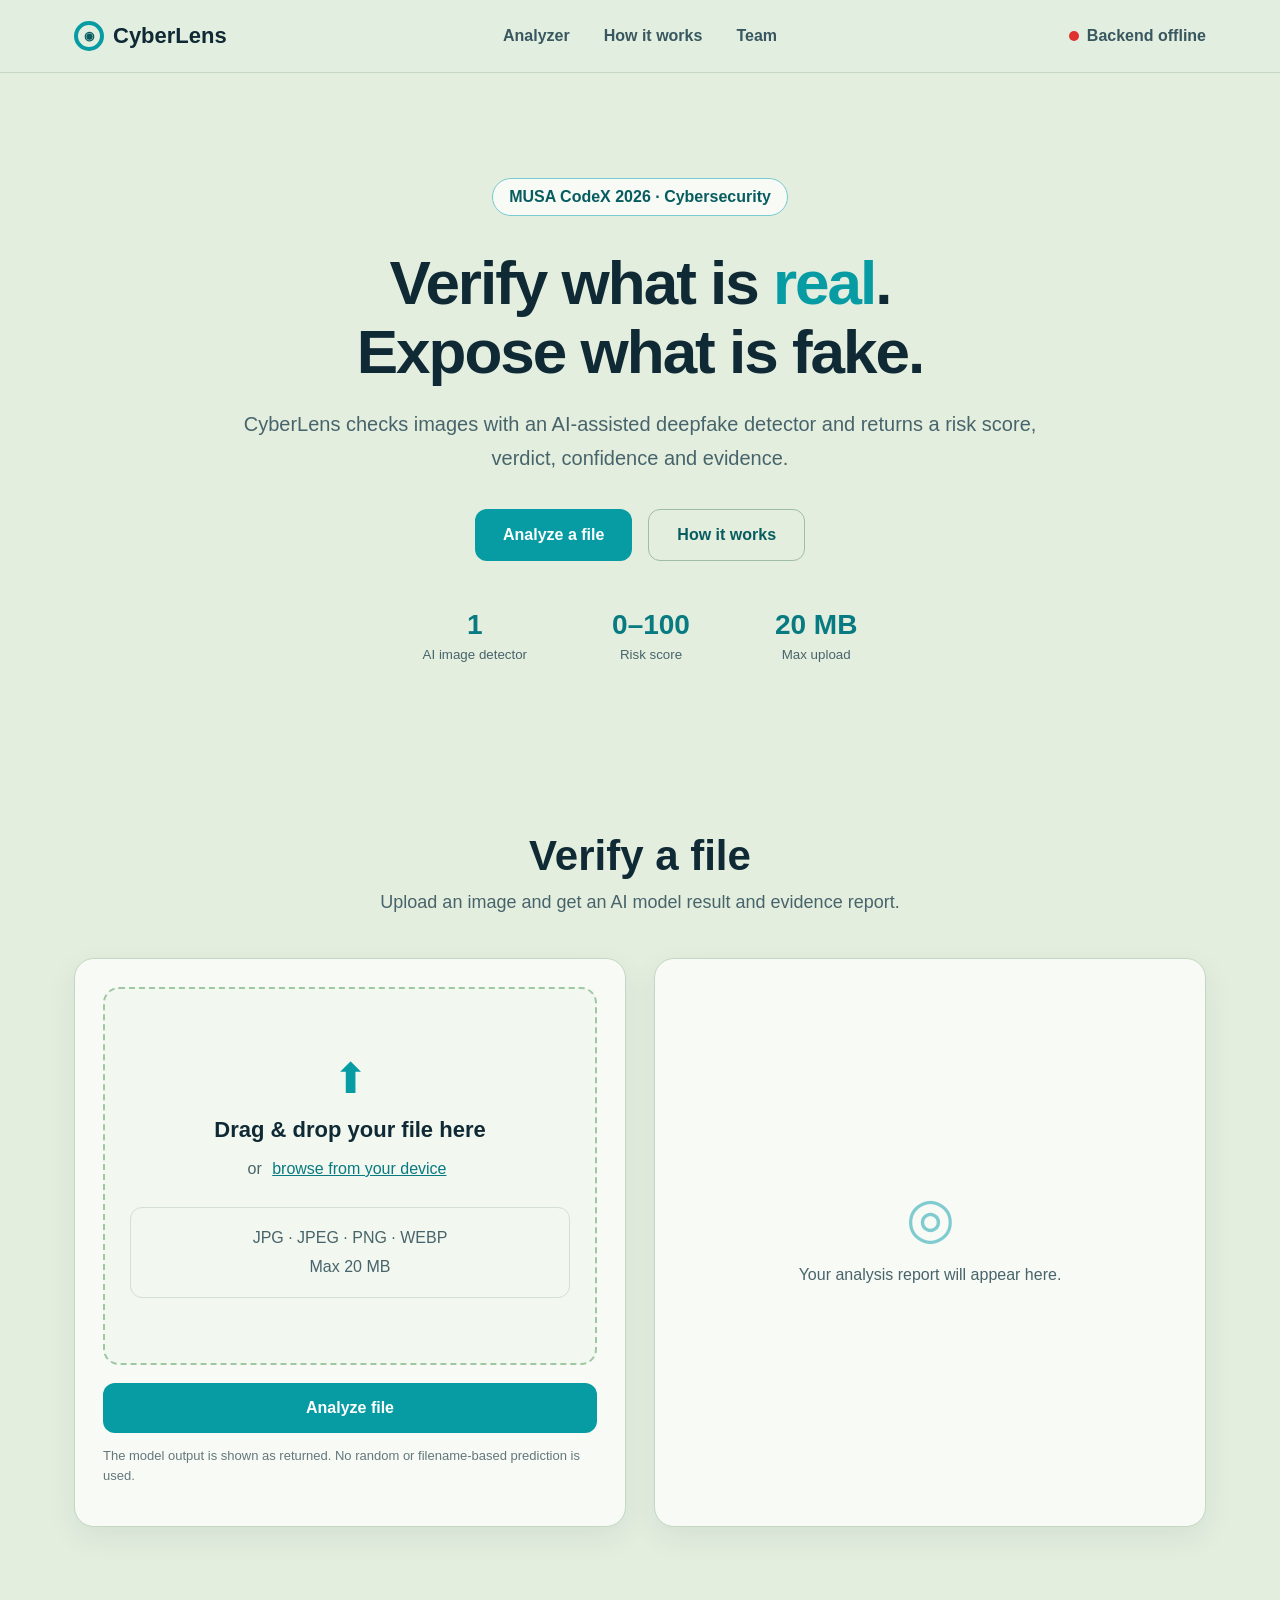
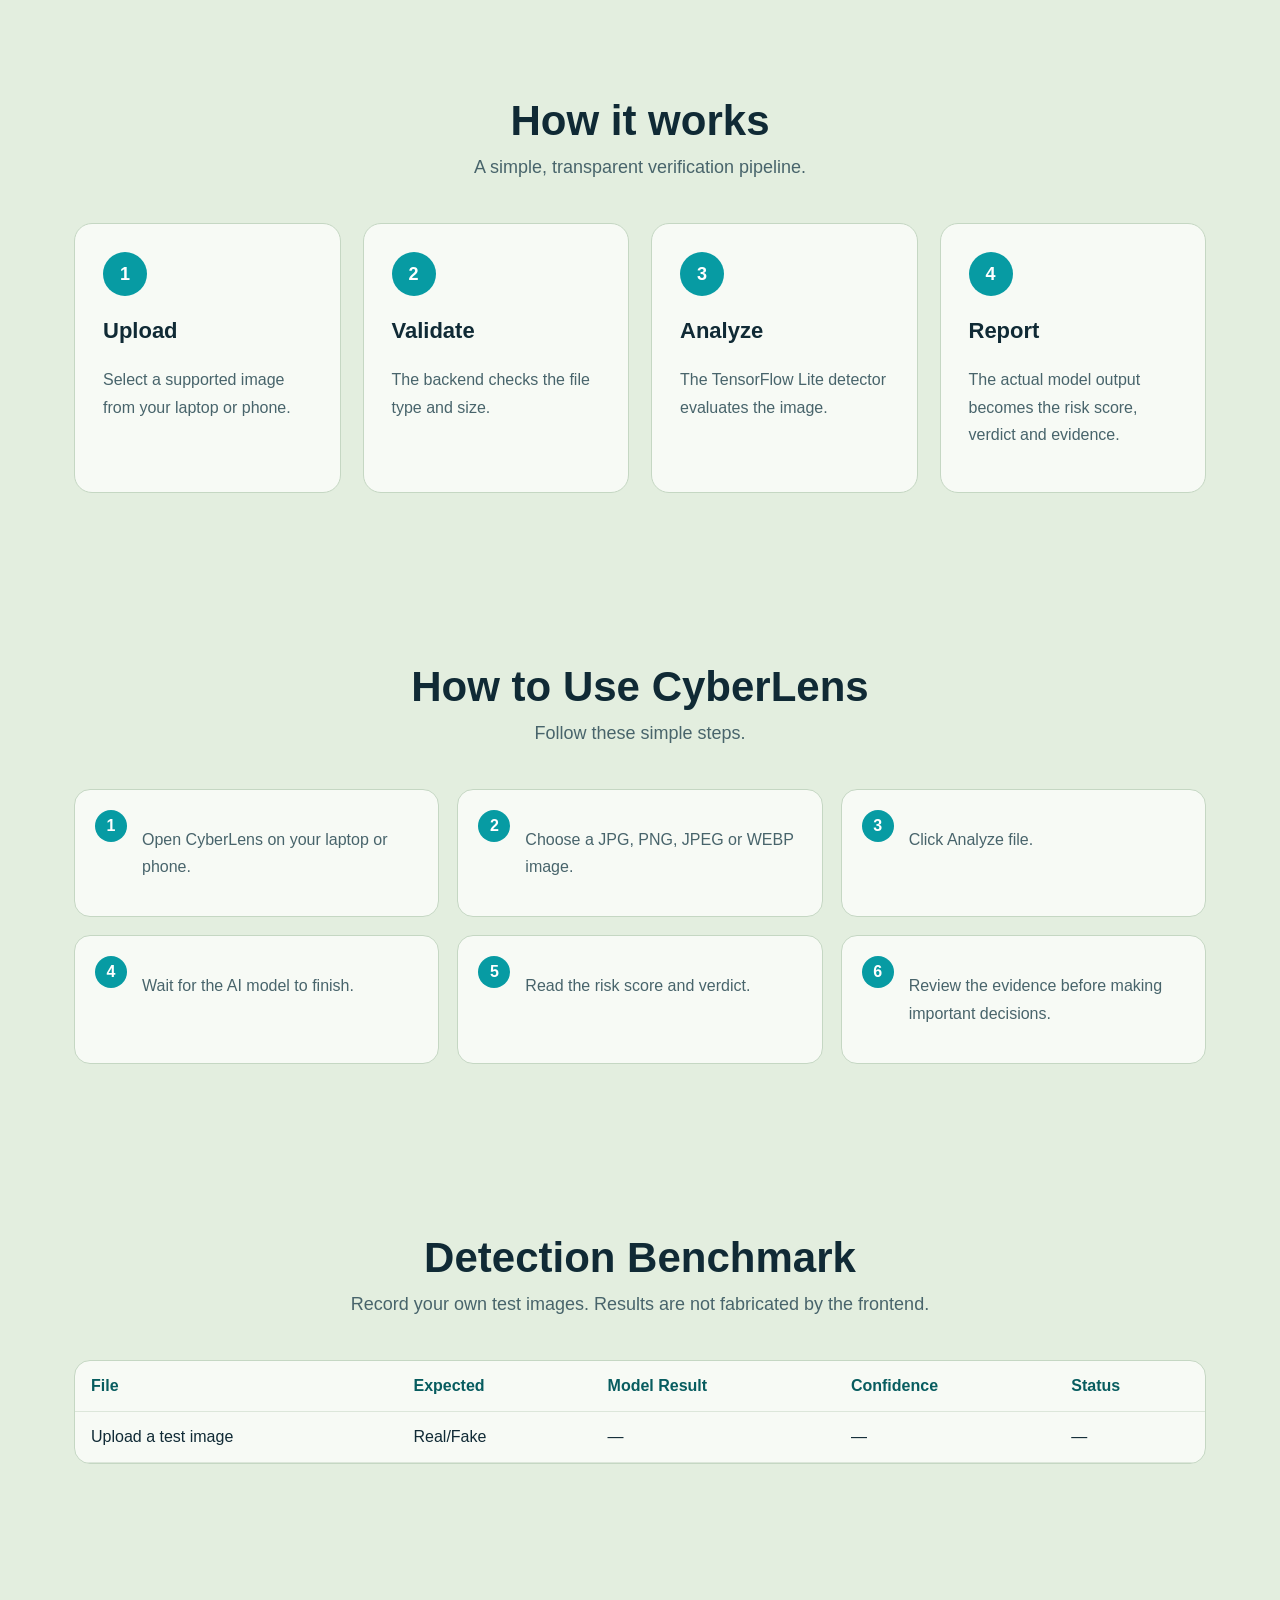
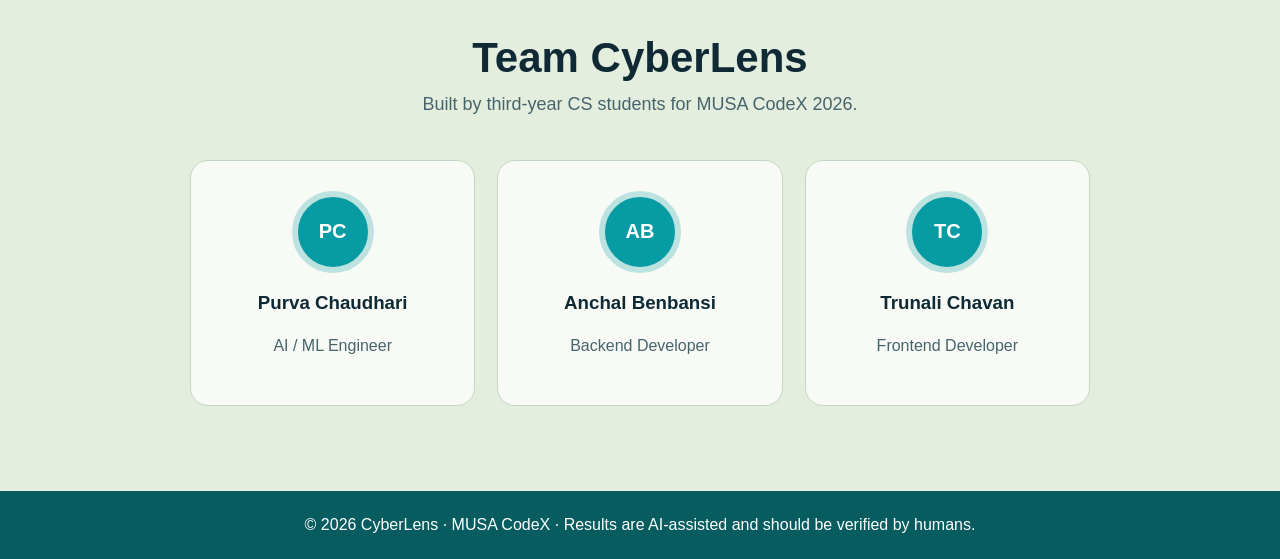
<file: index.html>
<!doctype html>
<html lang="en">
<head>
<meta charset="utf-8">
<meta name="viewport" content="width=device-width,initial-scale=1">
<title>CyberLens | Digital Authenticity Verification</title>
<link rel="stylesheet" href="static/style.css">
</head>
<body>
<header class="nav">
  <div class="nav-inner">
    <a class="brand" href="#top"><span class="logo">◉</span>CyberLens</a>
    <button class="menu-btn" id="menuBtn">☰</button>
    <nav id="navLinks">
      <a href="#analyzer">Analyzer</a>
      <a href="#how">How it works</a>
      <a href="#team">Team</a>
    </nav>
    <div class="status"><span id="statusDot"></span><span id="statusText">Checking...</span></div>
  </div>
</header>

<main id="top">
<section class="hero">
  <div class="badge">MUSA CodeX 2026 · Cybersecurity</div>
  <h1>Verify what is <span>real</span>.<br>Expose what is fake.</h1>
  <p>CyberLens checks images with an AI-assisted deepfake detector and returns a risk score, verdict, confidence and evidence.</p>
  <div class="hero-actions">
    <a class="btn primary" href="#analyzer">Analyze a file</a>
    <a class="btn secondary" href="#how">How it works</a>
  </div>
  <div class="stats">
    <div><strong>1</strong><small>AI image detector</small></div>
    <div><strong>0–100</strong><small>Risk score</small></div>
    <div><strong>20 MB</strong><small>Max upload</small></div>
  </div>
</section>

<section class="section" id="analyzer">
  <h2>Verify a file</h2>
  <p class="sub">Upload an image and get an AI model result and evidence report.</p>
  <div class="analyzer-grid">
    <div class="card">
      <div class="dropzone" id="dropzone">
        <input id="fileInput" type="file" accept=".jpg,.jpeg,.png,.webp" hidden>
        <div class="upload-icon">⬆</div>
        <h3>Drag &amp; drop your file here</h3>
        <p>or <button class="text-btn" id="browseBtn">browse from your device</button></p>
        <div class="formats">JPG · JPEG · PNG · WEBP<br>Max 20 MB</div>
      </div>
      <div id="selected" class="selected hidden">
        <div class="thumb-wrap"><img id="thumb" alt="Selected image"></div>
        <div class="selected-info"><strong id="fileName">-</strong><span id="fileMeta">-</span></div>
        <button class="remove" id="removeBtn">✕</button>
      </div>
      <button class="btn primary analyze-btn" id="analyzeBtn" disabled>Analyze file</button>
      <p class="note">The model output is shown as returned. No random or filename-based prediction is used.</p>
    </div>

    <div class="card report-card">
      <div id="emptyReport" class="empty"><div class="empty-icon">◎</div><p>Your analysis report will appear here.</p></div>
      <div id="loading" class="empty hidden"><div class="spinner"></div><p>Running AI analysis...</p><small>Please wait.</small></div>

      <div id="report" class="hidden">
        <div class="report-top">
          <div class="score"><strong id="risk">0</strong><span>Risk score</span></div>
          <div>
            <span id="verdictPill" class="pill">Needs Verification</span>
            <h3 id="verdict">Needs Verification</h3>
            <p>Confidence: <b id="confidence">0%</b></p>
          </div>
        </div>
        <div class="meta">
          <div><small>Verification ID</small><b id="verificationId">-</b></div>
          <div><small>File</small><b id="resultFile">-</b></div>
          <div><small>Status</small><b id="resultStatus">-</b></div>
        </div>
        <h4>Evidence</h4>
        <ul id="evidence"></ul>
        <button class="btn secondary" id="againBtn">New analysis</button>
      </div>

      <div id="errorBox" class="error hidden"></div>
    </div>
  </div>
</section>

<section class="section" id="how">
  <h2>How it works</h2>
  <p class="sub">A simple, transparent verification pipeline.</p>
  <div class="steps">
    <article><span>1</span><h3>Upload</h3><p>Select a supported image from your laptop or phone.</p></article>
    <article><span>2</span><h3>Validate</h3><p>The backend checks the file type and size.</p></article>
    <article><span>3</span><h3>Analyze</h3><p>The TensorFlow Lite detector evaluates the image.</p></article>
    <article><span>4</span><h3>Report</h3><p>The actual model output becomes the risk score, verdict and evidence.</p></article>
  </div>
</section>

<section class="section" id="how-to-use">
  <h2>How to Use CyberLens</h2>
  <p class="sub">Follow these simple steps.</p>
  <div class="use-grid">
    <div><b>1</b><p>Open CyberLens on your laptop or phone.</p></div>
    <div><b>2</b><p>Choose a JPG, PNG, JPEG or WEBP image.</p></div>
    <div><b>3</b><p>Click Analyze file.</p></div>
    <div><b>4</b><p>Wait for the AI model to finish.</p></div>
    <div><b>5</b><p>Read the risk score and verdict.</p></div>
    <div><b>6</b><p>Review the evidence before making important decisions.</p></div>
  </div>
</section>

<section class="section">
  <h2>Detection Benchmark</h2>
  <p class="sub">Record your own test images. Results are not fabricated by the frontend.</p>
  <div class="table-wrap">
    <table>
      <thead><tr><th>File</th><th>Expected</th><th>Model Result</th><th>Confidence</th><th>Status</th></tr></thead>
      <tbody><tr><td>Upload a test image</td><td>Real/Fake</td><td>—</td><td>—</td><td>—</td></tr></tbody>
    </table>
  </div>
</section>

<section class="section" id="team">
  <h2>Team CyberLens</h2>
  <p class="sub">Built by third-year CS students for MUSA CodeX 2026.</p>
  <div class="team">
    <article><div>PC</div><h3>Purva Chaudhari</h3><p>AI / ML Engineer</p></article>
    <article><div>AB</div><h3>Anchal Benbansi</h3><p>Backend Developer</p></article>
    <article><div>TC</div><h3>Trunali Chavan</h3><p>Frontend Developer</p></article>
  </div>
</section>
</main>
<footer>© 2026 CyberLens · MUSA CodeX · Results are AI-assisted and should be verified by humans.</footer>
<script src="static/script.js?v=2"></script>
</body>
</html>
</file>
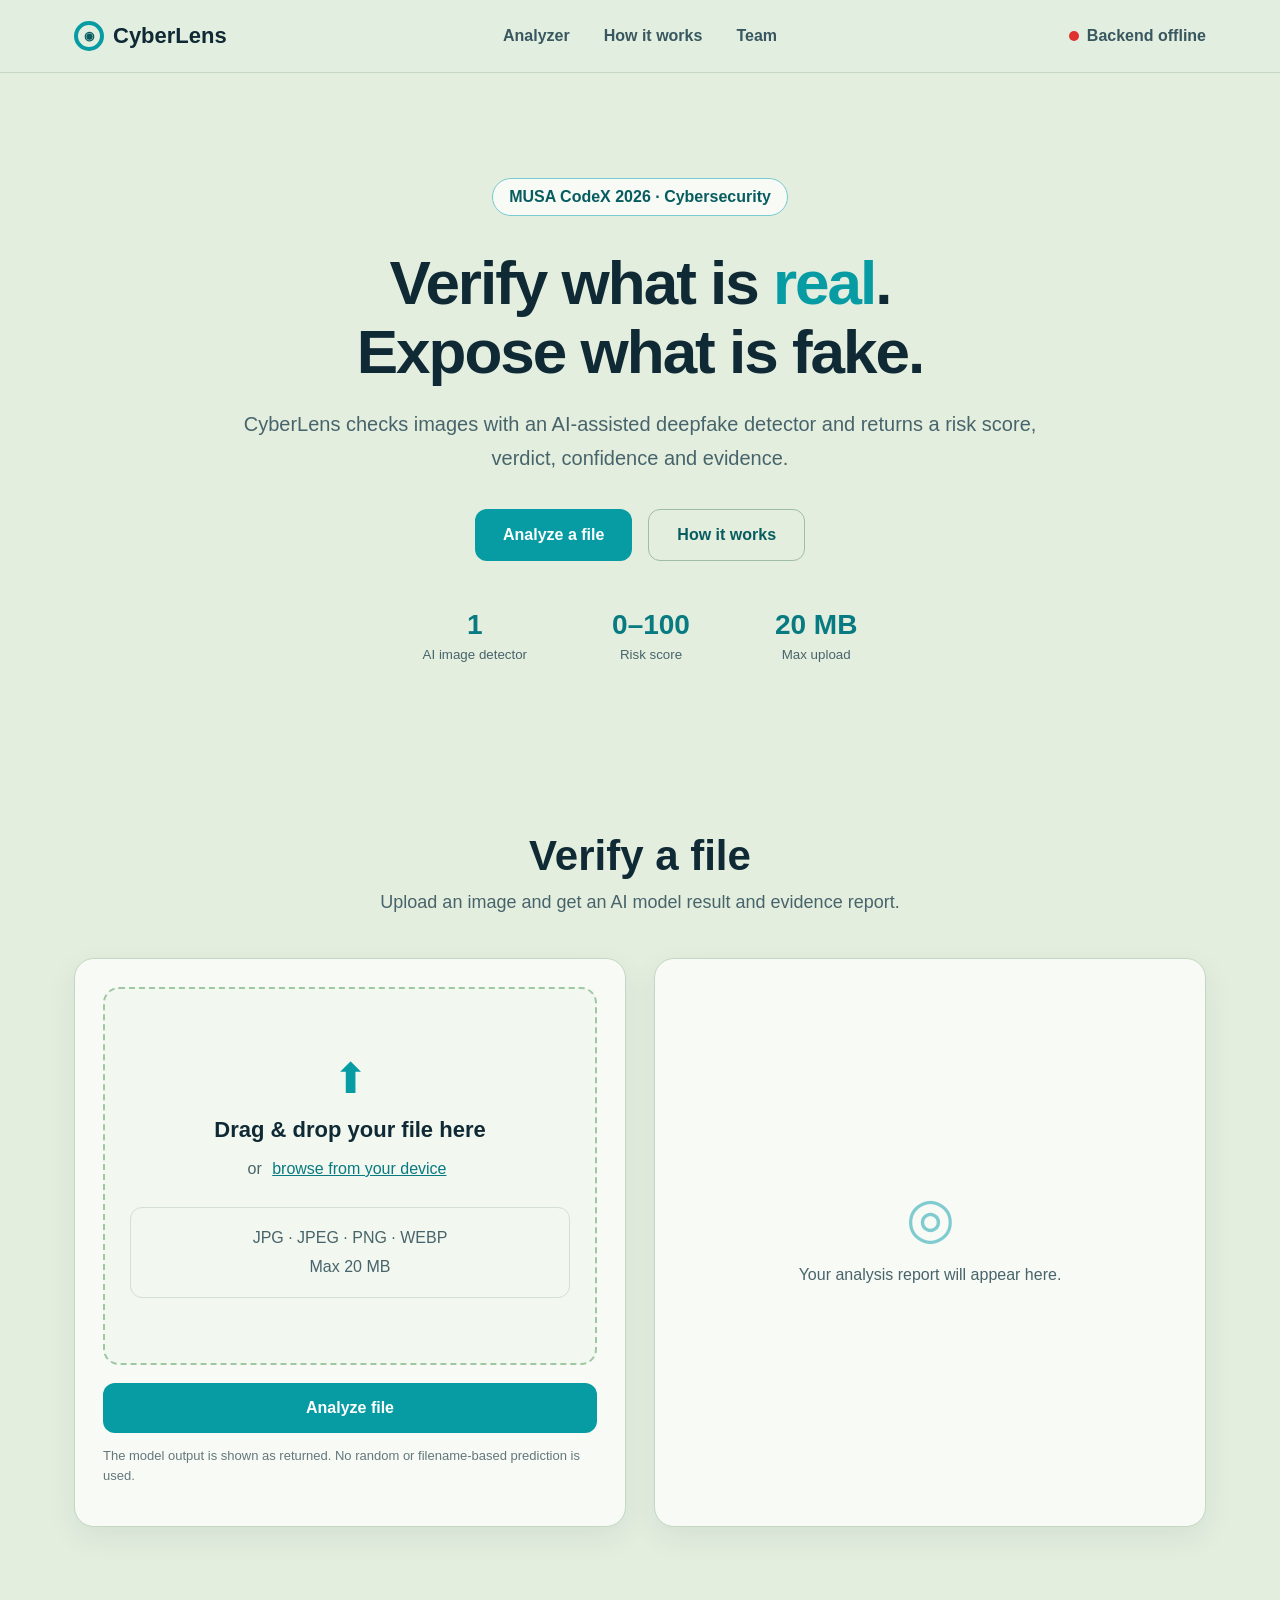
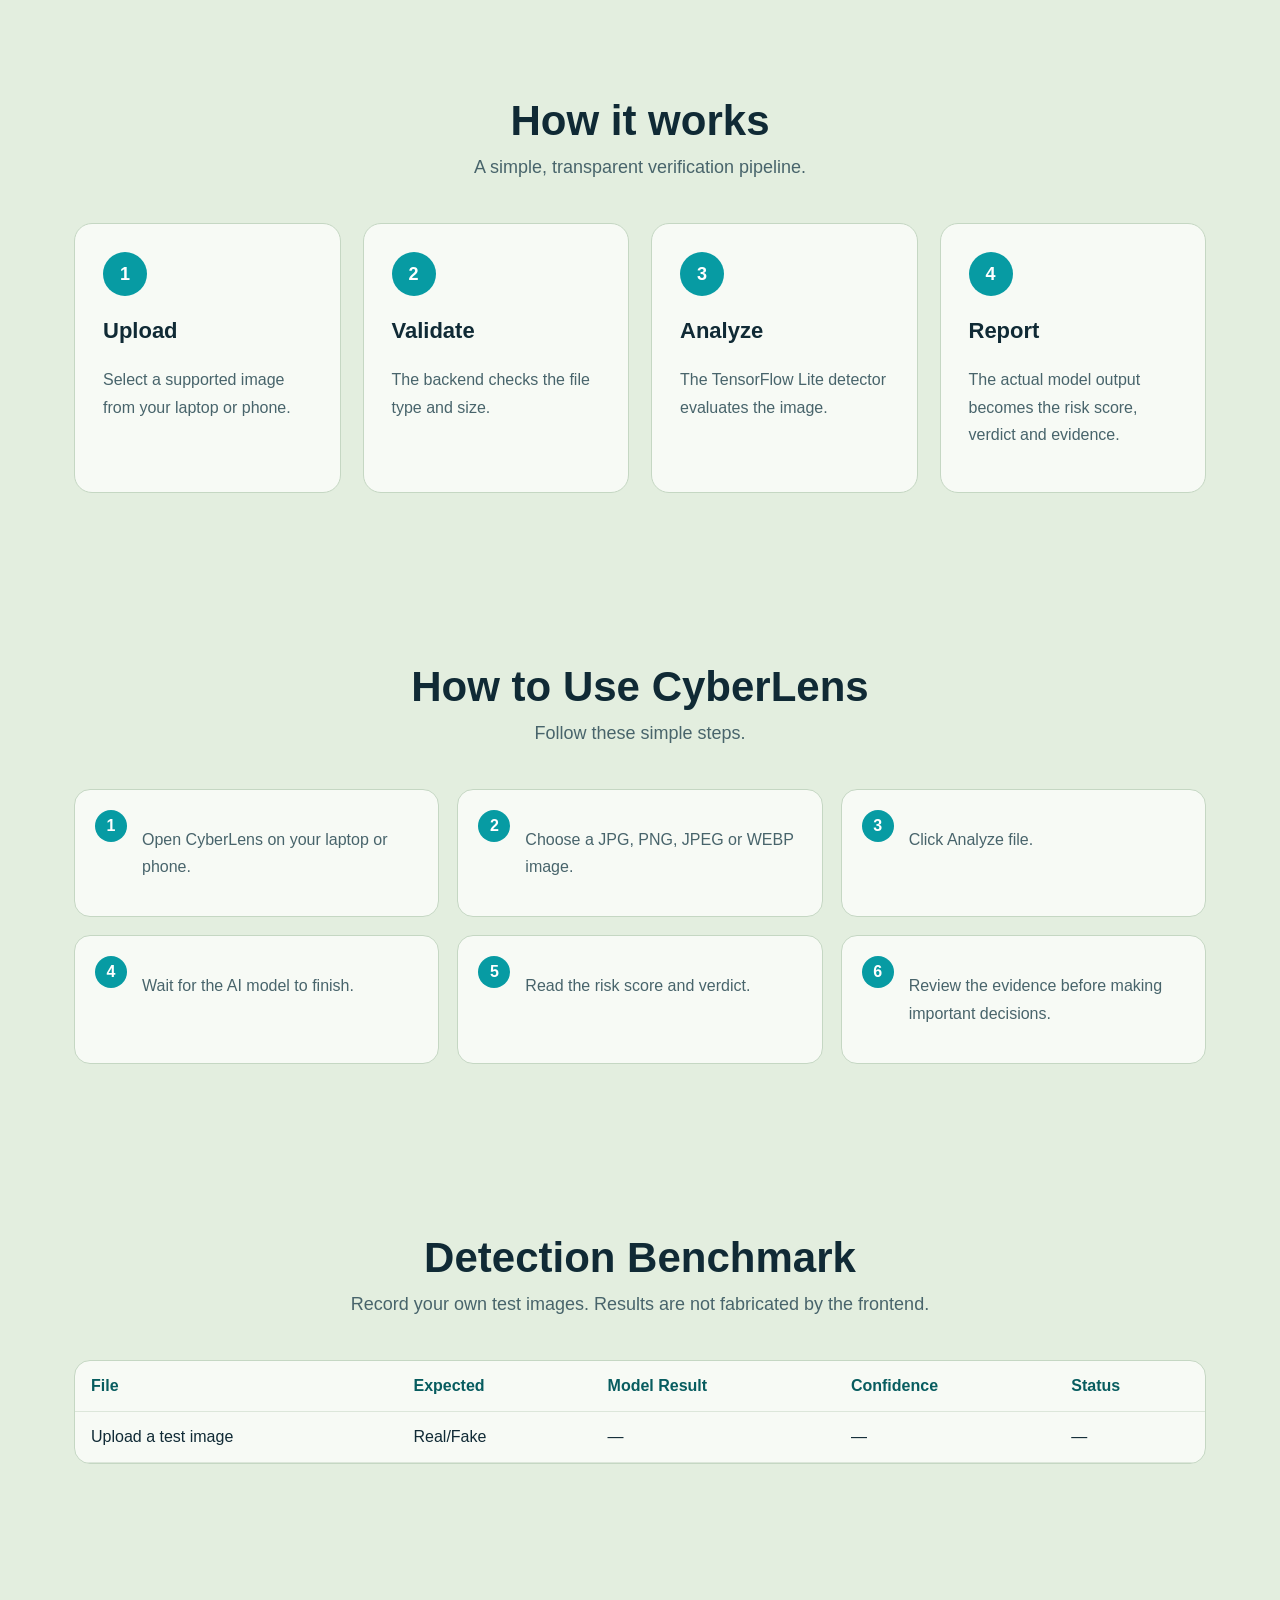
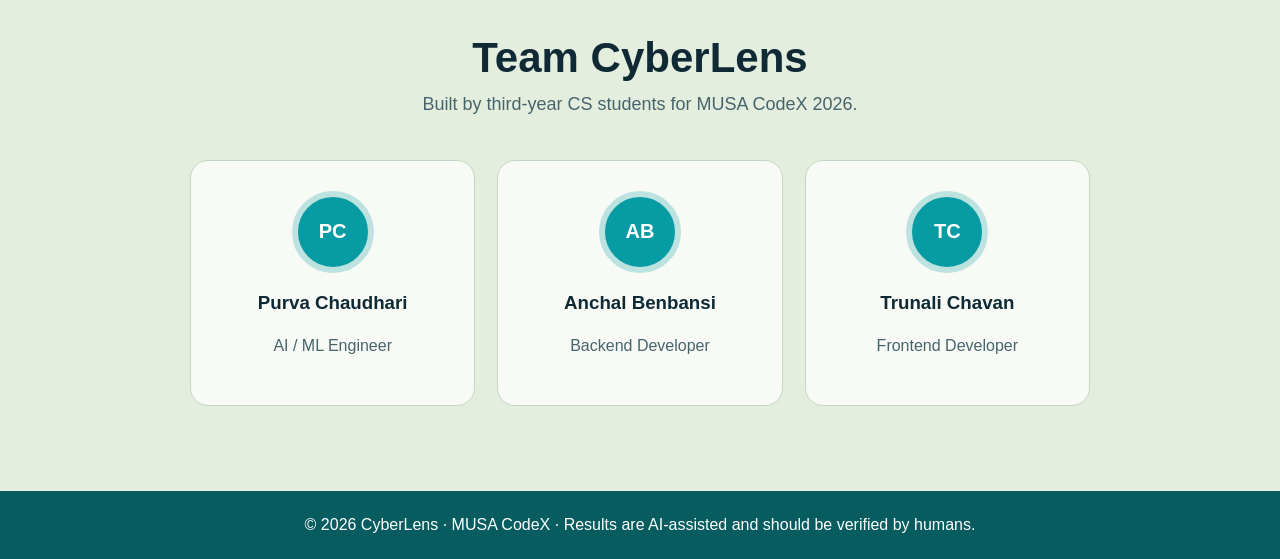
<file: templates/index.html>
<!doctype html>
<html lang="en">
<head>
<meta charset="utf-8">
<meta name="viewport" content="width=device-width,initial-scale=1">
<title>CyberLens | Digital Authenticity Verification</title>
<link rel="stylesheet" href="/static/style.css">
</head>
<body>
<header class="nav">
  <div class="nav-inner">
    <a class="brand" href="#top"><span class="logo">◉</span>CyberLens</a>
    <button class="menu-btn" id="menuBtn">☰</button>
    <nav id="navLinks">
      <a href="#analyzer">Analyzer</a>
      <a href="#how">How it works</a>
      <a href="#team">Team</a>
    </nav>
    <div class="status"><span id="statusDot"></span><span id="statusText">Checking...</span></div>
  </div>
</header>

<main id="top">
<section class="hero">
  <div class="badge">MUSA CodeX 2026 · Cybersecurity</div>
  <h1>Verify what is <span>real</span>.<br>Expose what is fake.</h1>
  <p>CyberLens checks images with an AI-assisted deepfake detector and returns a risk score, verdict, confidence and evidence.</p>
  <div class="hero-actions">
    <a class="btn primary" href="#analyzer">Analyze a file</a>
    <a class="btn secondary" href="#how">How it works</a>
  </div>
  <div class="stats">
    <div><strong>1</strong><small>AI image detector</small></div>
    <div><strong>0–100</strong><small>Risk score</small></div>
    <div><strong>20 MB</strong><small>Max upload</small></div>
  </div>
</section>

<section class="section" id="analyzer">
  <h2>Verify a file</h2>
  <p class="sub">Upload an image and get an AI model result and evidence report.</p>
  <div class="analyzer-grid">
    <div class="card">
      <div class="dropzone" id="dropzone">
        <input id="fileInput" type="file" accept=".jpg,.jpeg,.png,.webp" hidden>
        <div class="upload-icon">⬆</div>
        <h3>Drag &amp; drop your file here</h3>
        <p>or <button class="text-btn" id="browseBtn">browse from your device</button></p>
        <div class="formats">JPG · JPEG · PNG · WEBP<br>Max 20 MB</div>
      </div>
      <div id="selected" class="selected hidden">
        <div class="thumb-wrap"><img id="thumb" alt="Selected image"></div>
        <div class="selected-info"><strong id="fileName">-</strong><span id="fileMeta">-</span></div>
        <button class="remove" id="removeBtn">✕</button>
      </div>
      <button class="btn primary analyze-btn" id="analyzeBtn" disabled>Analyze file</button>
      <p class="note">The model output is shown as returned. No random or filename-based prediction is used.</p>
    </div>

    <div class="card report-card">
      <div id="emptyReport" class="empty"><div class="empty-icon">◎</div><p>Your analysis report will appear here.</p></div>
      <div id="loading" class="empty hidden"><div class="spinner"></div><p>Running AI analysis...</p><small>Please wait.</small></div>

      <div id="report" class="hidden">
        <div class="report-top">
          <div class="score"><strong id="risk">0</strong><span>Risk score</span></div>
          <div>
            <span id="verdictPill" class="pill">Needs Verification</span>
            <h3 id="verdict">Needs Verification</h3>
            <p>Confidence: <b id="confidence">0%</b></p>
          </div>
        </div>
        <div class="meta">
          <div><small>Verification ID</small><b id="verificationId">-</b></div>
          <div><small>File</small><b id="resultFile">-</b></div>
          <div><small>Status</small><b id="resultStatus">-</b></div>
        </div>
        <h4>Evidence</h4>
        <ul id="evidence"></ul>
        <button class="btn secondary" id="againBtn">New analysis</button>
      </div>

      <div id="errorBox" class="error hidden"></div>
    </div>
  </div>
</section>

<section class="section" id="how">
  <h2>How it works</h2>
  <p class="sub">A simple, transparent verification pipeline.</p>
  <div class="steps">
    <article><span>1</span><h3>Upload</h3><p>Select a supported image from your laptop or phone.</p></article>
    <article><span>2</span><h3>Validate</h3><p>The backend checks the file type and size.</p></article>
    <article><span>3</span><h3>Analyze</h3><p>The TensorFlow Lite detector evaluates the image.</p></article>
    <article><span>4</span><h3>Report</h3><p>The actual model output becomes the risk score, verdict and evidence.</p></article>
  </div>
</section>

<section class="section" id="how-to-use">
  <h2>How to Use CyberLens</h2>
  <p class="sub">Follow these simple steps.</p>
  <div class="use-grid">
    <div><b>1</b><p>Open CyberLens on your laptop or phone.</p></div>
    <div><b>2</b><p>Choose a JPG, PNG, JPEG or WEBP image.</p></div>
    <div><b>3</b><p>Click Analyze file.</p></div>
    <div><b>4</b><p>Wait for the AI model to finish.</p></div>
    <div><b>5</b><p>Read the risk score and verdict.</p></div>
    <div><b>6</b><p>Review the evidence before making important decisions.</p></div>
  </div>
</section>

<section class="section">
  <h2>Detection Benchmark</h2>
  <p class="sub">Record your own test images. Results are not fabricated by the frontend.</p>
  <div class="table-wrap">
    <table>
      <thead><tr><th>File</th><th>Expected</th><th>Model Result</th><th>Confidence</th><th>Status</th></tr></thead>
      <tbody><tr><td>Upload a test image</td><td>Real/Fake</td><td>—</td><td>—</td><td>—</td></tr></tbody>
    </table>
  </div>
</section>

<section class="section" id="team">
  <h2>Team CyberLens</h2>
  <p class="sub">Built by third-year CS students for MUSA CodeX 2026.</p>
  <div class="team">
    <article><div>PC</div><h3>Purva Chaudhari</h3><p>AI / ML Engineer</p></article>
    <article><div>AB</div><h3>Anchal Benbansi</h3><p>Backend Developer</p></article>
    <article><div>TC</div><h3>Trunali Chavan</h3><p>Frontend Developer</p></article>
  </div>
</section>
</main>
<footer>© 2026 CyberLens · MUSA CodeX · Results are AI-assisted and should be verified by humans.</footer>
<script src="/static/script.js"></script>
</body>
</html>
</file>
<file: static/style.css>
*{box-sizing:border-box}html{scroll-behavior:smooth}body{margin:0;background:#e3eedf;color:#102a35;font-family:Arial,Helvetica,sans-serif}.nav{position:sticky;top:0;z-index:20;background:rgba(227,238,223,.97);border-bottom:1px solid #c5d7c3}.nav-inner{max-width:1180px;margin:auto;min-height:72px;padding:0 24px;display:grid;grid-template-columns:1fr auto 1fr;align-items:center;gap:28px}.brand{color:#102a35;text-decoration:none;font-size:22px;font-weight:800;display:flex;align-items:center;gap:9px}.logo{width:30px;height:30px;border:4px solid #079ba3;border-radius:50%;display:grid;place-items:center;color:#075c5f;font-size:12px}nav{display:flex;gap:34px;justify-content:center}nav a{color:#38575e;text-decoration:none;font-weight:700}nav a:hover{color:#079ba3}.status{justify-self:end;color:#38575e;font-weight:700;display:flex;align-items:center;gap:8px}#statusDot{width:10px;height:10px;border-radius:50%;background:#e33b3b;display:inline-block}.menu-btn{display:none}.hero{text-align:center;max-width:1100px;margin:auto;padding:105px 24px 85px}.badge{display:inline-block;border:1px solid #79cbd0;border-radius:30px;padding:9px 16px;color:#075c5f;background:#f7faf5;font-weight:700}.hero h1{font-size:62px;line-height:1.12;margin:32px 0 20px;letter-spacing:-2px}.hero h1 span{color:#079ba3}.hero>p{max-width:800px;margin:0 auto;color:#48646b;font-size:20px;line-height:1.7}.hero-actions{display:flex;justify-content:center;gap:16px;margin:34px 0 48px}.btn{border:0;border-radius:12px;padding:16px 28px;font-size:16px;font-weight:800;cursor:pointer;text-decoration:none;display:inline-flex;justify-content:center;align-items:center}.primary{background:#079ba3;color:white}.primary:hover{background:#075c5f}.secondary{background:transparent;color:#075c5f;border:1px solid #9fbda2}.stats{display:flex;justify-content:center;gap:85px}.stats div{display:flex;flex-direction:column;gap:6px}.stats strong{font-size:28px;color:#087a81}.stats small{color:#48646b}.section{max-width:1180px;margin:auto;padding:85px 24px}.section h2{text-align:center;font-size:42px;margin:0 0 12px}.sub{text-align:center;color:#48646b;font-size:18px;margin:0 0 45px}.analyzer-grid{display:grid;grid-template-columns:1fr 1fr;gap:28px}.card{background:#f7faf5;border:1px solid #c5d7c3;border-radius:20px;padding:28px;box-shadow:0 10px 30px rgba(16,42,53,.07)}.dropzone{border:2px dashed #9fc7a2;border-radius:16px;padding:65px 25px;text-align:center;background:#f2f7ef}.upload-icon{font-size:42px;color:#079ba3}.dropzone h3{font-size:22px;margin:14px 0}.dropzone p{color:#48646b}.text-btn{border:0;background:none;color:#087a81;text-decoration:underline;font-size:inherit;cursor:pointer}.formats{margin:28px auto 0;border:1px solid #d3dfd1;border-radius:12px;padding:16px;color:#48646b;line-height:1.8}.selected{display:flex;align-items:center;gap:15px;margin-top:18px;padding:12px;border:1px solid #c5d7c3;border-radius:14px;background:#edf5ed}.thumb-wrap{width:70px;height:70px;overflow:hidden;border-radius:10px}.thumb-wrap img{width:100%;height:100%;object-fit:cover}.selected-info{display:flex;flex-direction:column;gap:6px;min-width:0}.selected-info strong{overflow:hidden;text-overflow:ellipsis;white-space:nowrap}.selected-info span{color:#48646b}.remove{margin-left:auto;border:0;background:none;color:#c62828;font-size:20px;cursor:pointer}.analyze-btn{width:100%;margin-top:18px}.note{font-size:13px;color:#64777c;line-height:1.5}.report-card{min-height:500px;display:flex;align-items:center;justify-content:center}.empty{text-align:center;color:#48646b;width:100%}.empty-icon{font-size:56px;color:#7fcbd0;margin-bottom:15px}.spinner{width:48px;height:48px;border:5px solid #cce4e4;border-top-color:#079ba3;border-radius:50%;margin:0 auto 20px;animation:spin 1s linear infinite}@keyframes spin{to{transform:rotate(360deg)}}.hidden{display:none!important}.report-top{display:flex;gap:25px;align-items:center}.score{width:130px;height:130px;border-radius:50%;background:#e3f4f0;border:10px solid #7fcbd0;display:flex;flex-direction:column;align-items:center;justify-content:center}.score strong{font-size:34px;color:#075c5f}.score span{font-size:12px;color:#48646b}.pill{display:inline-block;border-radius:30px;padding:7px 12px;background:#e1f2e9;color:#075c5f;font-weight:800}.report-top h3{font-size:25px;margin:12px 0 5px}.meta{display:grid;grid-template-columns:1fr 1fr;gap:12px;margin:28px 0}.meta div{background:#edf5ed;border-radius:12px;padding:12px;display:flex;flex-direction:column;gap:6px}.meta small{color:#64777c}.report-card ul{padding-left:22px;line-height:1.8;color:#48646b}.error{width:100%;background:#fff0f0;border:1px solid #e4a0a0;color:#a51f1f;border-radius:12px;padding:18px;line-height:1.5}.steps{display:grid;grid-template-columns:repeat(4,1fr);gap:22px}.steps article{background:#f7faf5;border:1px solid #c5d7c3;border-radius:18px;padding:28px;min-height:230px}.steps article>span{width:44px;height:44px;background:#079ba3;color:#fff;border-radius:50%;display:grid;place-items:center;font-weight:800;font-size:18px}.steps h3{font-size:22px}.steps p,.use-grid p,.team p{color:#48646b;line-height:1.7}.use-grid{display:grid;grid-template-columns:repeat(3,1fr);gap:18px}.use-grid div{background:#f7faf5;border:1px solid #c5d7c3;border-radius:16px;padding:20px;display:flex;gap:15px}.use-grid b{width:32px;height:32px;flex:none;background:#079ba3;color:white;border-radius:50%;display:grid;place-items:center}.table-wrap{overflow-x:auto;background:#f7faf5;border:1px solid #c5d7c3;border-radius:16px}table{width:100%;border-collapse:collapse;min-width:700px}th,td{text-align:left;padding:16px;border-bottom:1px solid #dce6da}th{color:#075c5f}.team{display:grid;grid-template-columns:repeat(3,1fr);gap:22px;max-width:900px;margin:auto}.team article{text-align:center;background:#f7faf5;border:1px solid #c5d7c3;border-radius:18px;padding:30px}.team article>div{width:82px;height:82px;margin:auto;border-radius:50%;display:grid;place-items:center;background:#079ba3;color:white;border:6px solid #bce3e0;font-weight:800;font-size:20px}footer{background:#075c5f;color:white;text-align:center;padding:25px}@media(max-width:850px){.nav-inner{grid-template-columns:1fr auto auto}nav{display:none;position:absolute;top:72px;left:0;right:0;background:#e3eedf;padding:18px 24px;flex-direction:column;gap:18px;border-bottom:1px solid #c5d7c3}nav.open{display:flex}.menu-btn{display:block;grid-column:2;border:0;background:none;font-size:28px;color:#075c5f}.status{grid-column:3;font-size:13px}.hero{padding-top:65px}.hero h1{font-size:43px}.hero>p{font-size:17px}.stats{gap:25px;flex-wrap:wrap}.analyzer-grid,.steps,.use-grid,.team{grid-template-columns:1fr}.section{padding:60px 18px}.section h2{font-size:34px}.report-top{flex-direction:column;text-align:center}}
</file>
